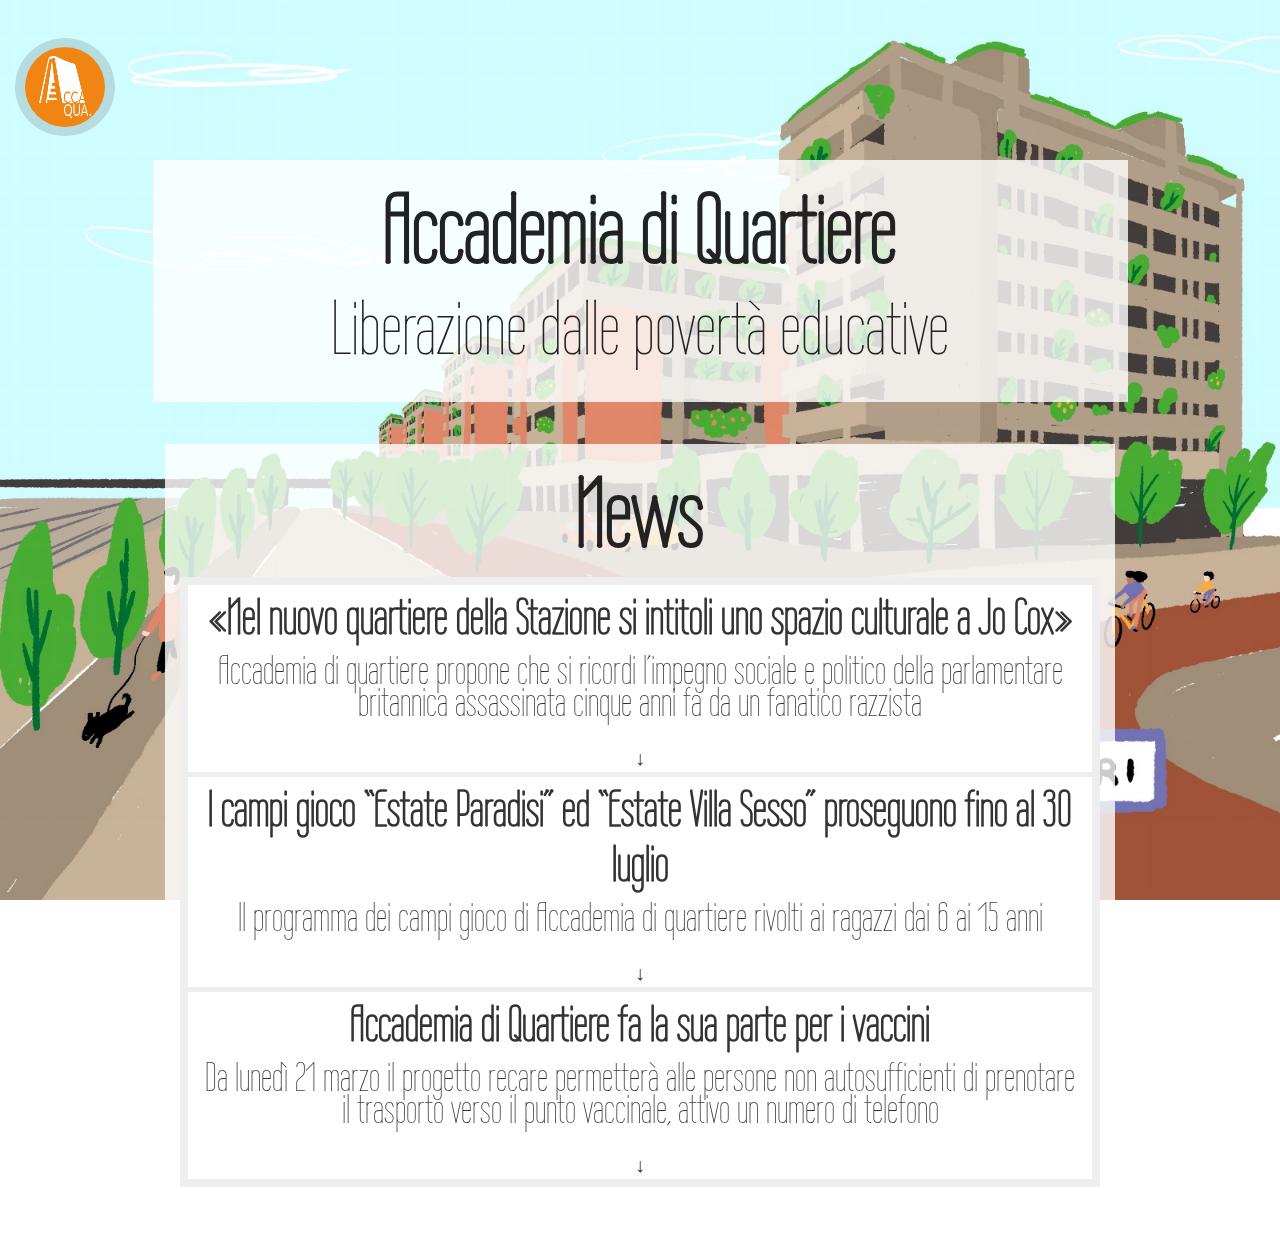
<file: index.html>
<!DOCTYPE html>
<html lang="it" id="all">
<head>
    <meta charset="utf-8">
    <meta name="viewport" content="width=device-width, initial-scale=1.0">
    <meta name="description" content="">
    <meta name="author" content="Accademia di quartiere">

    <title>Accademia di Quartiere - LIBERAZIONE DALLE POVERTA' EDUCATIVE
    </title>
    <!-- Bootstrap itself -->
    <link href="https://netdna.bootstrapcdn.com/bootstrap/3.0.3/css/bootstrap.min.css" rel="stylesheet" type="text/css">

    <!-- Custom styles -->
    <link rel="stylesheet" href="assets/css/magister.css">

    <!-- Fonts -->
    <link href="https://netdna.bootstrapcdn.com/font-awesome/4.0.3/css/font-awesome.min.css" rel="stylesheet"
          type="text/css">
    <link href='https://fonts.googleapis.com/css?family=Wire+One' rel='stylesheet' type='text/css'>
</head>

<!-- use "theme-invert" class on bright backgrounds, also try "text-shadows" class -->
<body class="theme-invert">

<nav class="mainmenu">
    <div class="container abc">
        <div class="dropdown">
            <button type="button" class="navbar-toggle cerchio" data-toggle="dropdown">
                <img class="logo1" src="assets/images/logo_accqua.png"/>
            </button>
            <!-- <a data-toggle="dropdown" href="#">Dropdown trigger</a> -->
            <ul class="dropdown-menu" role="menu" aria-labelledby="dLabel">
                <li><a href="#head" class="active">Home</a></li>
                <li><a href="#chisiamo" data-i18n="Chi Siamo">Chi Siamo</a></li>
                <li><a href="#cosaFacciamo" data-i18n="Offerta Formativa">Offerta Formativa</a></li>
                <li><a href="#progettiSpeciali" data-i18n="Re-Care">Re-Care</a></li>
                <li><a href="#collaborazioni" data-i18n="Collaborazioni">Collaborazioni</a></li>
                <li><a href="#inostrivolti" data-i18n="I Nostri Volti">I Nostri Volti</a></li>
                <li><a href="#contact" data-i18n="Contatti">Contatti</a></li>
            </ul>
        </div>
    </div>
    <div class="container abc1" style="display: none">
        <select id="switch-locale-select" class="switch-locale locale" data-flag="true">
            <option>it</option>
            <option>en</option>
        </select>
        <script>
            $('.countrypicker').countrypicker();
        </script>
    </div>
</nav>

<!-- Main (Home) section -->
<section class="section" id="head">
    <div class="container">
        <div class="row">
            <div class="col-md-10 col-lg-10 col-md-offset-1 col-lg-offset-1 text-center backgroundOpaque">
                <h1 class="title"><b data-i18n="Accademia di Quartiere">Accademia di Quartiere</b></h1>
                <h2 class="subtitle" data-i18n="Liberazione dalle povertà educative">Liberazione dalle povertà educative</h2>
            </div> <!-- /col -->
        </div>
        <br/>
        <br/><!-- /row -->
        <div class="col-md-10 col-lg-10 col-md-offset-1 col-lg-offset-1 backgroundOpaque">
            <h2 class="text-center title"><b data-i18n="News">News</b></h2>
            <div>
                <article class="forecast" id="news">
                </article>
            </div>
        </div>
    </div>
</section>

<!-- Second (About) section -->
<section class="section" id="chisiamo">
    <div class="container">

        <div class="col-md-12 col-lg-12 text-center backgroundOpaque row">
            <h2 class="text-center title"><b data-i18n="Chi Siamo">Chi Siamo</b></h2>
            <div id="chiSiamoContent">
            </div>>
        </div>
    </div>
</section>

<section class="section" id="cosaFacciamo">
    <div class="container">
        <div class="col-md-10 col-lg-10 col-md-offset-1 col-lg-offset-1 text-center backgroundOpaque">

            <h2 class="text-center title"><b data-i18n="Offerta Formativa">Offerta Formativa</b></h2>
            <div id="corsi" class="row marginBottomCorsi">
            </div>
        </div>
    </div>f
</section>

<section class="section" id="progettiSpeciali">
    <div class="container">
        <div class="col-md-10 col-lg-10 col-md-offset-1 col-lg-offset-1 text-center backgroundOpaque">

            <h2 class="text-center title"><b data-i18n="Re-Care">Re-Care</b></h2>
            <div id="progetti" class="row marginBottomCorsi">
            </div>
        </div>
    </div>
</section>

<section class="section" id="collaborazioni">
    <div class="container">
        <div class="col-md-10 col-lg-10 col-md-offset-1 col-lg-offset-1 text-center backgroundOpaque">

            <h2 class="text-center title"><b data-i18n="Collaborazioni">Collaborazioni</b></h2>
            <div id="collab" class="row">
            </div>
        </div>
    </div>
</section>

<section class="section" id="inostrivolti">
    <div class="container">
        <div class="col-md-10 col-lg-10 col-md-offset-1 col-lg-offset-1 text-center backgroundOpaque">

            <h2 class="text-center title"><b data-i18n="I Nostri Volti">I Nostri Volti</b></h2>
            <div id="volti" class="row">
            </div>
        </div>
    </div>
</section>

<!-- Fourth (Contact) section -->
<section class="section" id="contact">
    <div class="container">
        <div class="col-md-10 col-lg-10 col-md-offset-1 col-lg-offset-1 text-center backgroundOpaque">

            <h2 class="text-center title"><b data-i18n="Contatti">Contatti</b></h2>

            <h3 data-i18n="dove-siamo">Dove Siamo</h3>
            <div data-i18n="indirizzo">Via Agostino Paradisi, 10, Reggio Emilia(RE)</div>
            <iframe src="https://www.google.com/maps/embed?pb=!1m18!1m12!1m3!1d2836.279613395686!2d10.647831315907487!3d44.693489979099304!2m3!1f0!2f0!3f0!3m2!1i1024!2i768!4f13.1!3m3!1m2!1s0x47801da951794ccd%3A0xa62f84189079d90!2sVia%20Agostino%20Paradisi%2C%2010%2C%2042121%20Reggio%20nell&#39;Emilia%20RE!5e0!3m2!1sen!2sit!4v1605774230975!5m2!1sen!2sit"
                    width="300" height="200" frameborder="0" style="border:0;" allowfullscreen="" aria-hidden="false"
                    tabindex="0"></iframe>
            <br/>
            <h3 data-i18n="orari-di-apertura">Orari di apertura</h3>
            <div data-i18n="lun-gio"> Lunedì - Giovedì 09:30 - 12:30 15:00 - 19:00</div>
            <div data-i18n="ven"> Venerdì 15:00 - 19:00</div>
            <div data-i18n="dom"> Domenica Chiuso</div>
            <br/>
            <h3 data-i18n="contattaci">Contattaci:</h3>
            <div data-i18n="telefono">Telefono: +39 0522 1309006</div>
            <div data-i18n="cellulare">Cellulare: +39 353 4194636</div>
            <div>Email: <a
                    href="mailto:accademiadiquartiere@gmail.com?subject=Contatto">accademiadiquartiere@gmail.com </a>
            </div>
            <br/>
            <ul class="list-inline list-social">
                <h3>Social</h3>
                <li><a href="https://www.facebook.com/accademiadiquartiere/" class="btn btn-link"><i
                        class="fa fa-facebook fa-fw"></i>
                    Facebook</a></li>
            </ul>
            <br/>
        </div>
    </div>
</section>
<section class="section" id="footer">
</section>


<!-- Load js libs only when the page is loaded. -->
<script src="https://code.jquery.com/jquery-3.4.1.min.js"></script>
<script src="https://ajax.googleapis.com/ajax/libs/jquery/1.10.2/jquery.min.js"></script>
<script src="https://netdna.bootstrapcdn.com/bootstrap/3.0.3/js/bootstrap.min.js"></script>
<script src="assets/js/modernizr.custom.72241.js"></script>
<script src="i18n/CLDRPluralRuleParser.js"></script>
<!-- Custom template scripts -->
<script src="sezioniModificabili/news.js"></script>

<script src="assets/js/magister.js"></script>
<script src="i18n/jquery.i18n.js"></script>
<script src="i18n/jquery.i18n.messagestore.js"></script>
<script src="i18n/jquery.i18n.fallbacks.js"></script>
<script src="i18n/jquery.i18n.language.js"></script>
<script src="i18n/jquery.i18n.parser.js"></script>
<script src="i18n/jquery.i18n.emitter.js"></script>
<script src="i18n/jquery.i18n.emitter.bidi.js"></script>

</body>
</html>
</file>
<file: assets/css/magister.css>
html {
    min-height: 100%;
    -webkit-background-size: cover;
    -moz-background-size: cover;
    -o-background-size: cover;
    background-size: cover;
}

body {
    background: transparent;
    min-height: 100%;
    -webkit-font-smoothing: antialiased;
    -webkit-overflow-scrolling: touch;
    line-height: 1.5em;
    font-size: 14px;
    font-family: Helvetica, Arial, sans-serif;
    color: #fff;
    color: rgba(255, 255, 255, .8);
    font-weight: normal;
}

body:before {
    background: url(../images/sfondo.jpg) no-repeat center center;
    content: "";
    display: block;
    position: fixed;
    left: 0;
    top: 0;
    width: 100%;
    height: 100%;
    z-index: -10;
    -webkit-background-size: cover;
    -moz-background-size: cover;
    -o-background-size: cover;
    background-size: cover;
}

.volti {
    border-radius: 50% !important;
}

.cerchio {
    border-radius: 50% !important;
}

.sfondo {
    background-image: url(../images/sfondo.jpg);
    background-repeat: no-repeat;
    background-size: cover;
    width: 100%;
    height: 100%;
    -webkit-background-size: cover;
    -moz-background-size: cover;
    -o-background-size: cover;
    min-height: 100%;
    background-attachment: fixed;
}

/********************************************************/
/*                    Navigation bar                    */
/*******************************************************/
.mainmenu {
    z-index: 999999;
    width: 100%;
    padding: 30px 0 0 0;
}

@media (min-width: 768px) {
    .mainmenu {
        position: fixed;
    }
}

.abc {
    background-color: transparent;
    height: 50px;
    width: 10%;
    display: block;
    position: fixed;
    z-index: 999999;
    margin-right: 10px;
    float: left;
}

.abc1 {
    background-color: transparent;
    height: 50px;
    width: 100%;
    display: block;
    position: fixed;
    z-index: 99999;
    margin-right: 10px;
    float: right;
}

.locale {
    float: right !important;
    height: 60%;
    width: 3%;
    margin-top: 10px;
    margin-right: 10px;
}

.logo1 {
    float: right !important;
    height: 8rem;
    width: 8rem;
    border-radius: 50%;
}

.logo {
    height: 10rem;
    width: 10rem;
    border-radius: 50%;
    float: right;
    margin-right: 68rem;
}

.navbar-toggle {
    position: relative;
    float: left;
    display: block;
    padding: 9px 10px;
    background: rgba(255, 255, 255, 0.2);
    background-image: none;
    border: 0 none;
    top: 0px;
    -webkit-border-radius: 2px;
    -moz-border-radius: 2px;
    border-radius: 2px;
    outline: 0;
    opacity: 1;
    -webkit-transition: all .45s;
    -moz-transition: all .45s;
    transition: all .45s;
}

.marginBottomCorsi {
    margin-bottom: 20px;
}

.leftAlignment {
    text-align: left;
    background: rgba(255, 99, 71, 0.2);
    outline: 2px solid white;
}

.navbar-toggle .icon-bar {
    display: block;
    width: 22px;
    height: 2px;
    background: #fff;
}

.navbar-toggle .icon-bar + .icon-bar {
    margin-top: 4px;
}

.open .navbar-toggle {
    top: -70px;
    opacity: 0;
}

.backgroundOpaque {
    background-color: rgba(255, 255, 255, 0.8);
}

.mainmenu .dropdown-menu {
    top: -50em;
    left: 0px;
    font-size: 11px;
    padding: 0;
    background: none;
    border: 0 none;
    border-radius: 2px;
    -webkit-box-shadow: none;
    box-shadow: none;
    display: block;
    opacity: 0;
    -webkit-transition: all .45s;
    -moz-transition: all .45s;
    transition: all .45s;
}

.mainmenu .dropdown-menu .active {
    font-weight: bold;
}

.mainmenu .open .dropdown-menu {
    top: 2px;
    opacity: 1;
}

.mainmenu .dropdown-menu a {
    padding: 10px 10px;
    margin: 0;
    color: white;
    text-decoration: none;
    -webkit-border-radius: 2px;
    -moz-border-radius: 2px;
    border-radius: 2px;
}

.mainmenu .dropdown-menu a:hover {
    background: rgba(255, 255, 255, .1);
    color: white;
    padding: 10px 8px 10px 12px;
}


/********************************************************/
/*             Sections - universal classes             */
/********************************************************/
.section {
    z-index: 1;
    min-height: 420px;
    width: 100%;
    overflow: auto;
    height: 100%;
    padding-top: 100px;
    padding-bottom: 50px;
    display: none;
    top: 0;
}

@media (min-width: 768px) {
    .section {
        padding-top: 160px;
    }
}

/* Show one of sections */
#head {
    display: block;
}


/********************************************************/
/*                      Typography                      */
/********************************************************/
a {
    color: #fff;
    text-decoration: none;
}

a:hover, a:active {
    color: #fff;
    text-decoration: underline;
}

.lead {
    font-weight: normal;
    font-size: 1.5em;
    line-height: 1.2em;
}

.title,
.subtitle {
    font-family: 'Wire One', Helvetica, Arial, sans-serif;
    font-weight: normal;
    font-size: 7em;
    margin-bottom: 15px;
    color: red;
    line-height: 1em;
}

.corsititle {
    font-family: 'Wire One', Helvetica, Arial, sans-serif;
    font-weight: normal;
    font-size: 4em;
    margin-bottom: 10px;
    color: darkslategrey;
    line-height: 1em;
    text-align: center;
}

.corsititle {
    line-height: 0.8em;
    font-size: 5.5em;
    margin-top: 10px;
    margin-bottom: 20px;
    text-align: center;
}

.subtitle {
    line-height: .9em;
    font-size: 5.5em;
    margin-top: 0;
    margin-bottom: 40px;
}

.tagline {
    font-size: 1.4em;
    line-height: 1.3em;
    font-weight: normal;
    margin-bottom: 75px;
}

@media (max-width: 770px) {
    .lead {
        font-size: 1.3em;
    }

    .mainmenu .open .dropdown-menu {
        height: 92vh;
        min-width: 43vh;
        width: 100%;
        max-width: 100vh;
        background: rgba(30, 28, 28, 0.9) !important;
    }
    .theme-invert .mainmenu .dropdown-menu a {
        color: #f7ecec !important;
        font-size: 20px;
    }
    .mainmenu .dropdown-menu a:hover {
        background: rgba(255, 255, 255, .1);
        color: red;
        padding: 10px 8px 10px 12px;
    }

    .mainmenu {
        padding: 0 0 0 0;
    }

    .abc1 {
        background-color: darkturquoise;
    }

    a:hover, a:active {
        color: red;
        text-decoration: underline;
    }

    .locale {
        float: right !important;
        height: 50%;
        width: 11%;
    }

    .logo1 {
        height: 4rem;
        width: 4rem;
    }

}


/********************************************************/
/*                   UI - Buttons                       */
/********************************************************/
.btn {
    color: #333;
    text-shadow: none;
    text-decoration: none;
    -webkit-border-radius: 3px;
    -moz-border-radius: 3px;
    border-radius: 3px;
    border: 0 none;
}

.btn:hover {
    color: #000;
}

.btn-lg {
    padding: 16px 30px;
    font-size: inherit;
}

.btn-link {
    color: rgba(255, 255, 255, .8);
}

.btn-link:hover, .btn-link:focus, .btn-link:active {
    color: #fff
}

.btn-default {
    background: rgba(255, 255, 255, .5);
}

.btn-default:hover, .btn-default:focus, .btn-default:active, .btn-default.active {
    background: rgba(255, 255, 255, .8);
}

.btn-primary {
    background: rgba(255, 255, 255, .2);
}

.btn-primary:hover, .btn-primary:focus, .btn-primary:active, .btn-primary:active {
    background: rgba(255, 255, 255, .5);
}


/********************************************************/
/*                 UI - Thumbnails                      */
/********************************************************/
.thumbnail {
    background-color: rgba(255, 255, 255, .2);
    border: 0 none;
    padding: 10px;
    -webkit-border-radius: 2px;
    -moz-border-radius: 2px;
    border-radius: 2px;
}

.thumbnail .caption {
    color: inherit;
}


/********************************************************/
/*                 Everything else                      */
/********************************************************/

.list-social .btn {
    font-size: 1.3em;
}

.list-social .btn:hover, .list-social .btn:active, .list-social .btn:focus {
    text-decoration: none;
}


/* Social buttons in the footer */
#social {
    margin-top: 50px;
    margin-bottom: 50px;
}

#social .wrapper {
    width: 340px;
    margin: 0 auto;
}


/***********************************************************/
/*                   Theme: text shadows                   */
/***********************************************************/
.text-shadows {
    text-shadow: 0 1px 2px rgba(0, 0, 0, .2);
}

.text-shadows .title,
.text-shadows .subtitle,
.text-shadows .tagline {
    text-shadow: 0 2px 3px rgba(0, 0, 0, .4);
}

.text-shadows .mainmenu .dropdown-menu a {
    text-shadow: 0 2px 1px rgba(0, 0, 0, .2);
}

.text-shadows .mainmenu .dropdown-menu a:hover {
    text-shadow: none;
}


/***********************************************************/
/*                   Inverted theme                        */
/***********************************************************/
.theme-invert {
    color: #222;
    color: rgba(0, 0, 0, .8);
}

.theme-invert a {
    color: #000;
}

.theme-invert .btn {
    color: rgba(255, 255, 255, .8);
}

.theme-invert .btn:hover {
    color: #fff;
}

.theme-invert .btn-link {
    color: rgba(0, 0, 0, .8);
}

.theme-invert .btn-link:hover, .theme-invert .btn-link:focus, .theme-invert .btn-link:active {
    color: #000
}

.theme-invert .navbar-toggle {
    background: rgba(0, 0, 0, 0.12);
}

.theme-invert .navbar-toggle .icon-bar {
    background: #333;
}

.theme-invert .mainmenu .dropdown-menu a {
    color: #000;
}

.theme-invert .mainmenu .dropdown-menu a:hover {
    background: rgba(0, 0, 0, .1);
    color: #000;
}

.theme-invert .title,
.theme-invert .subtitle,
.theme-invert .tagline {
    color: #222222;
}

.theme-invert .btn-default {
    background: rgba(0, 0, 0, .4);
}

.theme-invert .btn-default:hover,
.theme-invert .btn-default:focus,
.theme-invert .btn-default:active,
.theme-invert .btn-default.active {
    background: rgba(0, 0, 0, .6);
    color: #fff;
}

.theme-invert .btn-primary {
    background: rgba(0, 0, 0, .2);
}

.theme-invert .btn-primary:hover,
.theme-invert .btn-primary:focus,
.theme-invert .btn-primary:active,
.theme-invert .btn-primary.active {
    background: rgba(0, 0, 0, .3);
    color: #fff;
}

.theme-invert .thumbnail {
    background-color: rgba(255, 255, 255, .8);
}

.thumbnail .caption {
    color: inherit;
}


.image {
    border-radius: 4px;
    border: 0;
    display: inline-block;
    position: relative;
}

.image:before {
    pointer-events: none;
    background-image: url("../../images/overlay.png");
    background-color: rgba(19, 21, 25, 0.5);
    border-radius: 4px;
    content: '';
    display: block;
    height: 100%;
    left: 0;
    opacity: 0.5;
    position: absolute;
    top: 0;
    width: 100%;
}

.image img {
    border-radius: 4px;
    display: block;
}

.image.left, .image.right {
    max-width: 40%;
}

.image.left img, .image.right img {
    width: 100%;
}

.image.left {
    float: left;
    padding: 0 1.5em 1em 0;
    top: 0.25em;
}

.image.right {
    float: right;
    padding: 0 0 1em 1.5em;
    top: 0.25em;
}

.image.fit {
    display: block;
    margin: 0 0 2rem 0;
    width: 100%;
}

.image.fit img {
    width: 100%;
}

.image.main {
    display: block;
    margin: 2.5rem 0;
    width: 100%;
}

.image.main img {
    width: 100%;
}

.sponsorImage.main img {
    width: 50%;
}

@media screen and (max-width: 736px) {

    .image.main {
        margin: 2rem 0;
    }

}

@media screen and (max-width: 480px) {

    .image.main {
        margin: 1.5rem 0;
    }

}

/* language picker */
/* Custom dropdown */

@import url(//fonts.googleapis.com/css?family=Raleway);
.custom-sel a {
    text-decoration: none;
    text-transform: uppercase;
    margin: 0;
    padding: 10px;
    text-align: left;
    font-family: 'Raleway';
    color: #546e7a;
    font-size: 15px;
    font-weight: 700;
    line-height: 24px;
    display: block;
}

.custom-sel a:hover {
    text-decoration: none;
    background-color: #EDF0F2;
    color: #ffffff;
}

.custom-sel a.selected {
    background-color: transparent;
}

.custom-sel a.selected:hover {
    background-color: transparent;
    color: #546e7a;
}

.hidden {
    display: none;
}

.lightblue {
    color: #03a9f4;
    margin-left: -4px;
}

.show-sel {
    background-color: #ffffff;
    box-shadow: -5px 0px 65px 0px rgba(0, 0, 0, 0.18);
}

.custom-sel {
    margin: 30px;
    display: inline-block;
}


/* Custom dropdown */

.forecast {
    margin: 0;
    padding: .3rem;
    background-color: #eee;
    font-family: 'Wire One', Helvetica, Arial, sans-serif;
}

.forecast > h1,
.day-forecast {
    margin: .5rem;
    padding: .3rem;
    font-size: 2rem;
    font-family: 'Wire One', Helvetica, Arial, sans-serif;
}

.day-forecast {
    background: right/contain content-box border-box no-repeat white !important;
}

.day-forecast > h2,
.day-forecast > p {
    margin: .9rem;
    font-size: 4rem;
    font-family: 'Wire One', Helvetica, Arial, sans-serif;
    line-height: 0.8;
}
.day-forecast > h1 {
    margin: .2rem;
    font-size: 5rem;
    font-family: 'Wire One', Helvetica, Arial, sans-serif;

}


.newsArrow {
    cursor: pointer;
}
</file>
